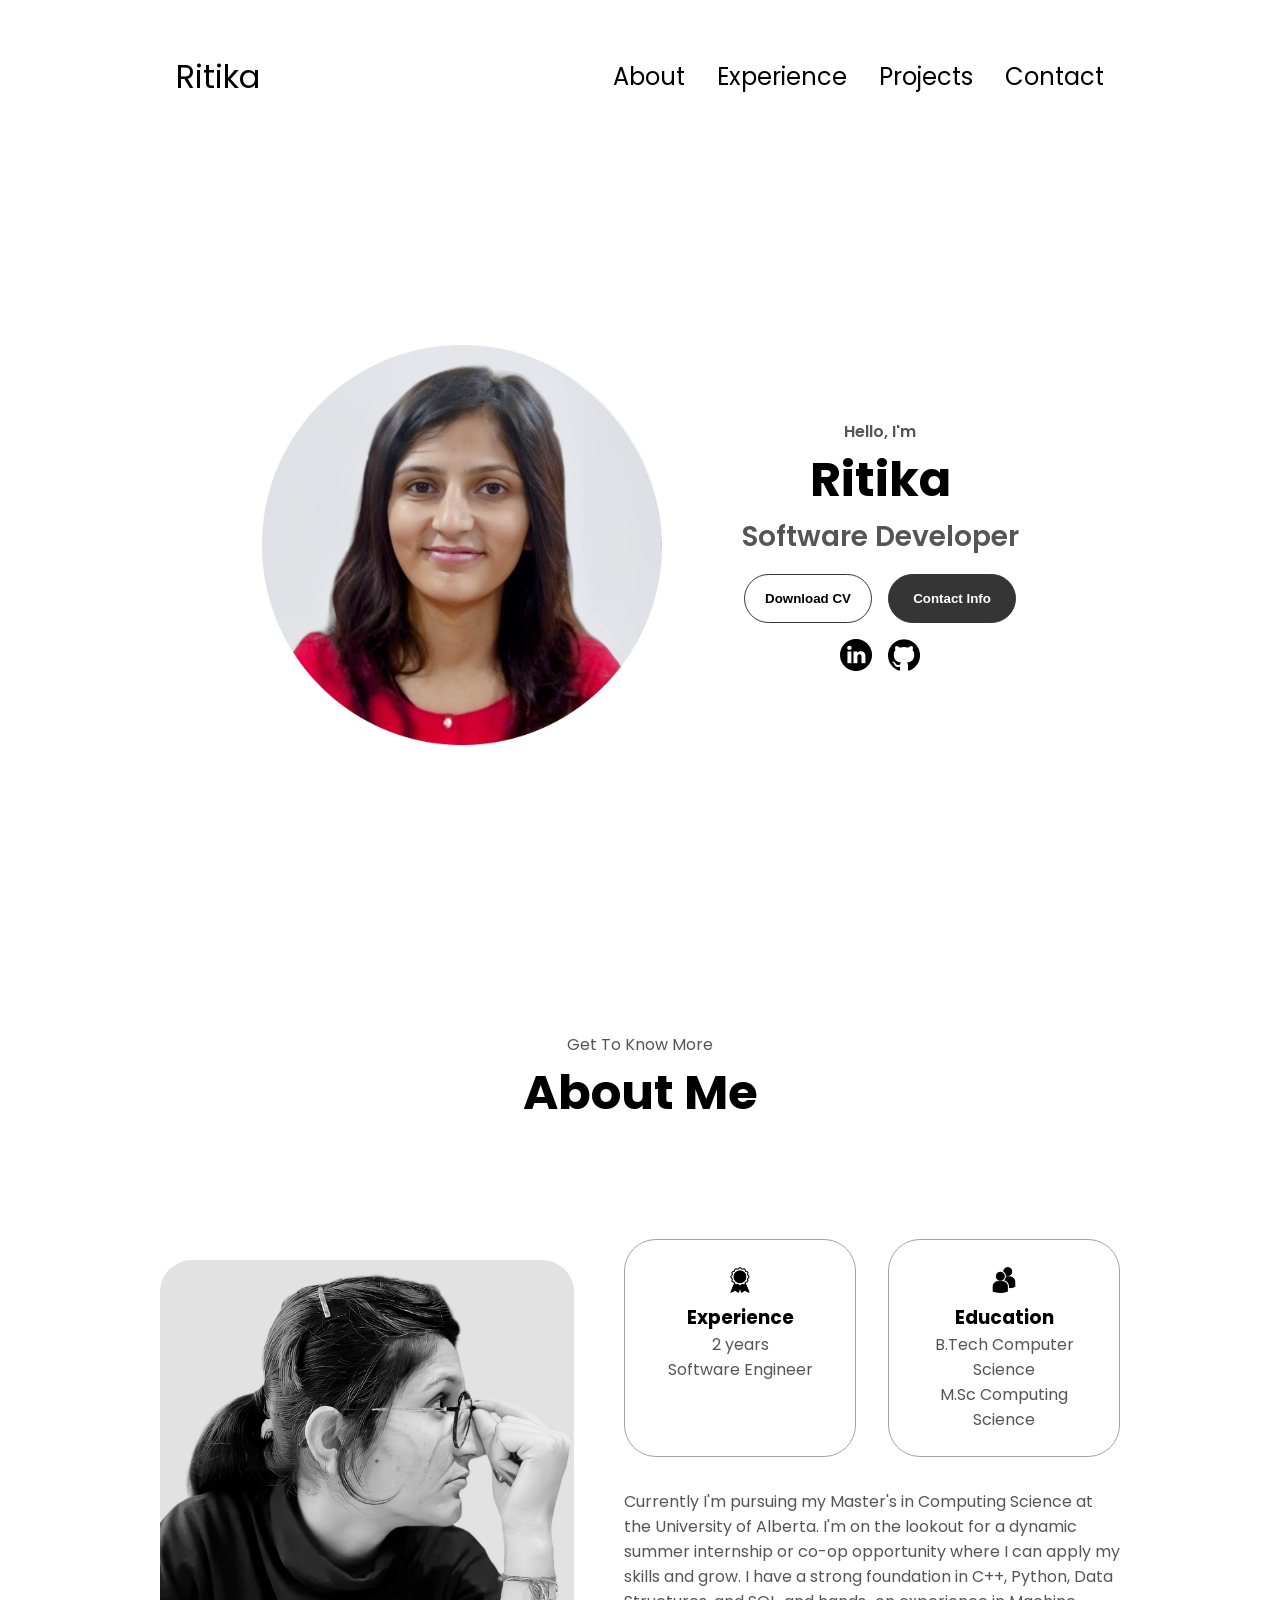
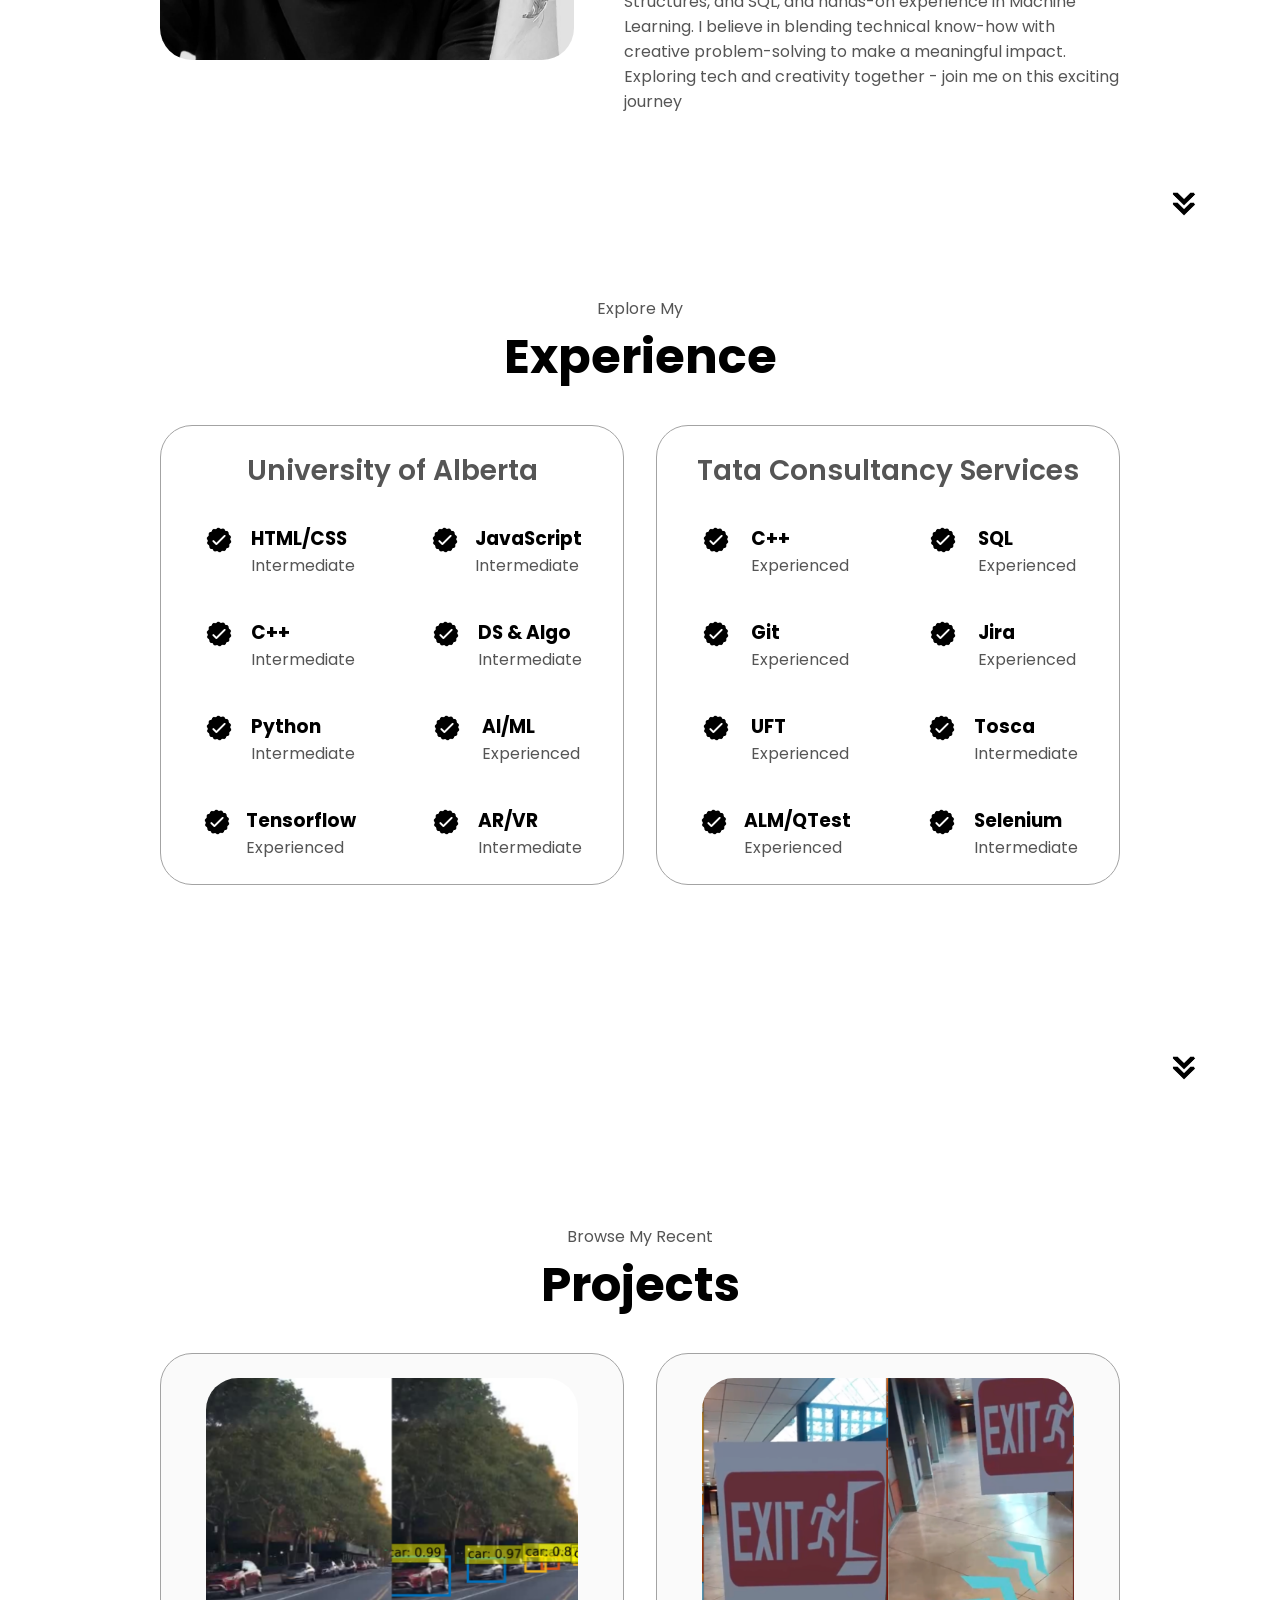
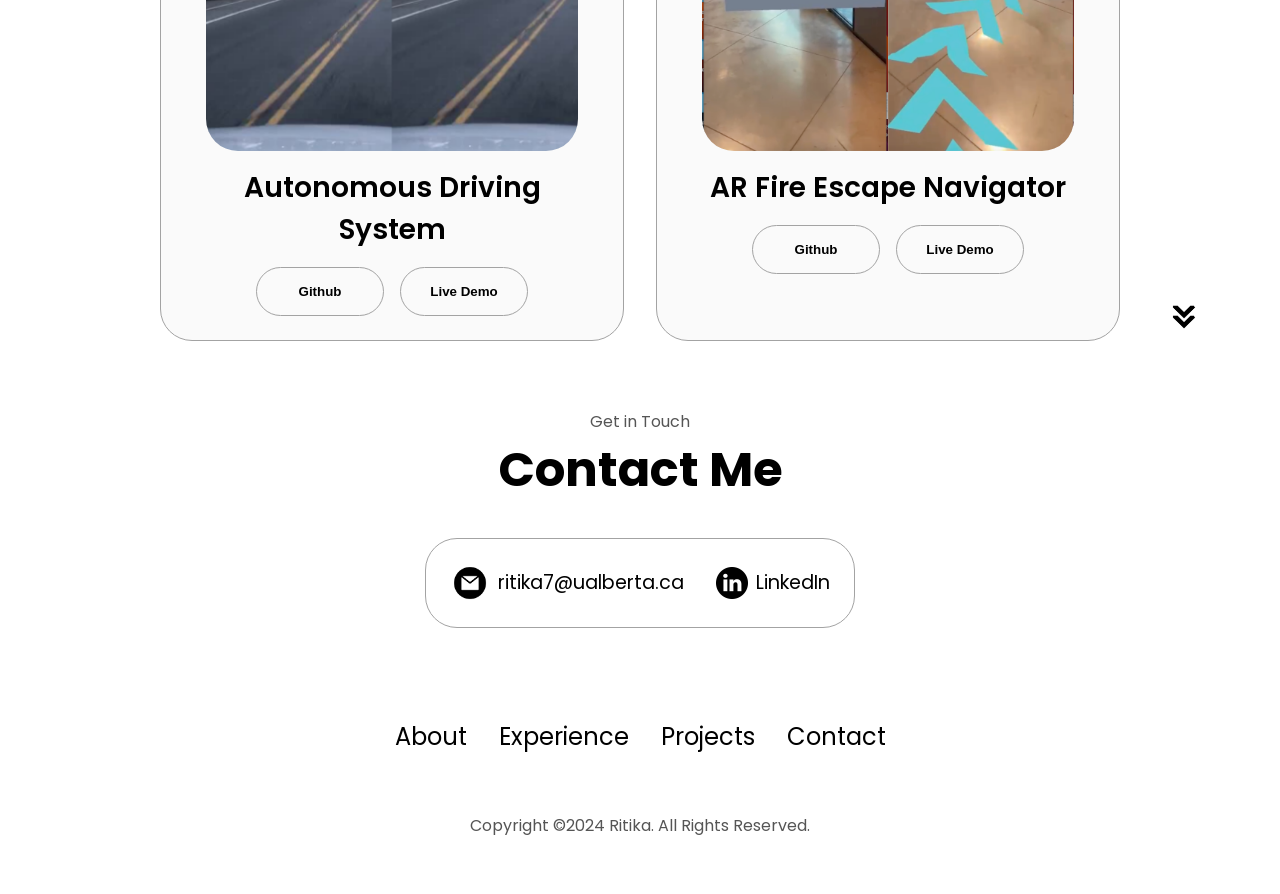
<file: index.html>
<!DOCTYPE html>
<html lang="en">
  <head>
    <meta charset="UTF-8" />
    <meta http-equiv="X-UA-Compatible" content="IE=edge" />
    <meta name="viewport" content="width=device-width, initial-scale=1.0" />
    <title>My Portfolio</title>
    <link rel="stylesheet" href="style.css" />
    <link rel="stylesheet" href="mediaqueries.css" />
  </head>
  <body>
    <nav id="desktop-nav">
      <div class="logo">Ritika</div>
      <div>
        <ul class="nav-links">
          <li><a href="#about">About</a></li>
          <li><a href="#experience">Experience</a></li>
          <li><a href="#projects">Projects</a></li>
          <li><a href="#contact">Contact</a></li>
        </ul>
      </div>
    </nav>
    <nav id="hamburger-nav">
      <div class="logo">Ritika</div>
      <div class="hamburger-menu">
        <div class="hamburger-icon" onclick="toggleMenu()">
          <span></span>
          <span></span>
          <span></span>
        </div>
        <div class="menu-links">
          <li><a href="#about" onclick="toggleMenu()">About</a></li>
          <li><a href="#experience" onclick="toggleMenu()">Experience</a></li>
          <li><a href="#projects" onclick="toggleMenu()">Projects</a></li>
          <li><a href="#contact" onclick="toggleMenu()">Contact</a></li>
        </div>
      </div>
    </nav>
    <section id="profile">
      <div class="section__pic-container">
        <img src="./assets/profile-pic.png" alt="Ritika profile picture" />
      </div>
      <div class="section__text">
        <p class="section__text__p1">Hello, I'm</p>
        <h1 class="title">Ritika</h1>
        <p class="section__text__p2">Software Developer</p>
        <div class="btn-container">
          <button
            class="btn btn-color-2"
            onclick="window.open('./assets/Ritika_Resume.pdf')"
          >
            Download CV
          </button>
          <button class="btn btn-color-1" onclick="location.href='./#contact'">
            Contact Info
          </button>
        </div>
        <div id="socials-container">
          <img
            src="./assets/linkedin.png"
            alt="My LinkedIn profile"
            class="icon"
            onclick="location.href='https://www.linkedin.com/in/-ritika'"
          />
          <img
            src="./assets/github.png"
            alt="My Github profile"
            class="icon"
            onclick="location.href='https://github.com/7ritika/'"
          />
        </div>
      </div>
    </section>
    <section id="about">
      <p class="section__text__p1">Get To Know More</p>
      <h1 class="title">About Me</h1>
      <div class="section-container">
        <div class="section__pic-container">
          <img
            src="./assets/about-pic.png"
            alt="Profile picture"
            class="about-pic"
          />
        </div>
        <div class="about-details-container">
          <div class="about-containers">
            <div class="details-container">
              <img
                src="./assets/experience.png"
                alt="Experience icon"
                class="icon"
              />
              <h3>Experience</h3>
              <p>2 years <br />Software Engineer</p>
            </div>
            <div class="details-container">
              <img
                src="./assets/education.png"
                alt="Education icon"
                class="icon"
              />
              <h3>Education</h3>
              <p>B.Tech Computer Science<br />M.Sc Computing Science</p>
            </div>
          </div>
          <div class="text-container">
            <p>
                Currently I'm pursuing my Master's in Computing Science at the University of Alberta.
                I'm on the lookout for a dynamic summer internship or co-op opportunity where I can apply my skills and grow. 
                I have a strong foundation in C++, Python, Data Structures, and SQL, and hands-on experience in Machine Learning. 
                I believe in blending technical know-how with creative problem-solving to make a meaningful impact.
                Exploring tech and creativity together - join me on this exciting journey
            </p>
          </div>
        </div>
      </div>
      <img
        src="./assets/arrow.png"
        alt="Arrow icon"
        class="icon arrow"
        onclick="location.href='./#experience'"
      />
    </section>
    <section id="experience">
      <p class="section__text__p1">Explore My</p>
      <h1 class="title">Experience</h1>
      <div class="experience-details-container">
        <div class="about-containers">
          <div class="details-container">
            <h2 class="experience-sub-title">University of Alberta</h2>
            <div class="article-container">
                <article>
                    <img src="./assets/checkmark.png" alt="Experience icon" class="icon"/>
                    <div>
                        <h3>HTML/CSS</h3>
                        <p>Intermediate</p>

                    </div>
                </article>
                <article>
                    <img src="./assets/checkmark.png" alt="Experience icon" class="icon"/>
                    <div>
                        <h3>JavaScript</h3>
                        <p>Intermediate</p>

                    </div>
                </article>
                <article>
                    <img src="./assets/checkmark.png" alt="Experience icon" class="icon"/>
                    <div>
                        <h3>C++</h3>
                        <p>Intermediate</p>

                    </div>
                </article>
                <article>
                    <img src="./assets/checkmark.png" alt="Experience icon" class="icon"/>
                    <div>
                        <h3>DS & Algo</h3>
                        <p>Intermediate</p>

                    </div>
                </article>
                <article>
                    <img src="./assets/checkmark.png" alt="Experience icon" class="icon"/>
                    <div>
                        <h3>Python</h3>
                        <p>Intermediate</p>

                    </div>
                </article>
                <article>
                    <img src="./assets/checkmark.png" alt="Experience icon" class="icon"/>
                    <div>
                        <h3>AI/ML</h3>
                        <p>Experienced</p>

                    </div>
                </article>
                <article>
                    <img src="./assets/checkmark.png" alt="Experience icon" class="icon"/>
                    <div>
                        <h3>Tensorflow</h3>
                        <p>Experienced</p>

                    </div>
                </article>
                <article>
                    <img src="./assets/checkmark.png" alt="Experience icon" class="icon"/>
                    <div>
                        <h3>AR/VR</h3>
                        <p>Intermediate</p>

                    </div>
                </article>
            </div>

        </div>
          <div class="details-container">
            <h2 class="experience-sub-title">Tata Consultancy Services</h2>
            <div class="article-container">
                <article>
                    <img src="./assets/checkmark.png" alt="Experience icon" class="icon"/>
                    <div>
                        <h3>C++</h3>
                        <p>Experienced</p>

                    </div>
                </article>
                <article>
                    <img src="./assets/checkmark.png" alt="Experience icon" class="icon"/>
                    <div>
                        <h3>SQL</h3>
                        <p>Experienced</p>

                    </div>
                </article>
                <article>
                    <img src="./assets/checkmark.png" alt="Experience icon" class="icon"/>
                    <div>
                        <h3>Git</h3>
                        <p>Experienced</p>

                    </div>
                </article>
                <article>
                    <img src="./assets/checkmark.png" alt="Experience icon" class="icon"/>
                    <div>
                        <h3>Jira</h3>
                        <p>Experienced</p>

                    </div>
                </article>
                <article>
                    <img src="./assets/checkmark.png" alt="Experience icon" class="icon"/>
                    <div>
                        <h3>UFT</h3>
                        <p>Experienced</p>

                    </div>
                </article>
                <article>
                    <img src="./assets/checkmark.png" alt="Experience icon" class="icon"/>
                    <div>
                        <h3>Tosca</h3>
                        <p>Intermediate</p>

                    </div>
                </article>
                <article>
                    <img src="./assets/checkmark.png" alt="Experience icon" class="icon"/>
                    <div>
                        <h3>ALM/QTest</h3>
                        <p>Experienced</p>

                    </div>
                </article>
                <article>
                    <img src="./assets/checkmark.png" alt="Experience icon" class="icon"/>
                    <div>
                        <h3>Selenium</h3>
                        <p>Intermediate</p>

                    </div>
                </article>
            </div>
          </div>
        </div>
      </div>
      <img
        src="./assets/arrow.png"
        alt="Arrow icon"
        class="icon arrow"
        onclick="location.href='./#projects'"
      />
    </section>
    <section id="projects">
      <p class="section__text__p1">Browse My Recent</p>
      <h1 class="title">Projects</h1>
      <div class="experience-details-container">
        <div class="about-containers">
          <div class="details-container color-container">
            <div class="article-container">
              <img
                src="./assets/project-1.jpg"
                alt="Project 1"
                class="project-img"
              />
            </div>
            <h2 class="experience-sub-title project-title">Autonomous Driving System</h2>
            <div class="btn-container">
              <button
                class="btn btn-color-2 project-btn"
                onclick="location.href='https://github.com/7Ritika/'"
              >
                Github
              </button>
              <button
                class="btn btn-color-2 project-btn"
                onclick="location.href='https://drive.google.com/file/d/1j0qA_r8sbWNmrsDBrGsjz1H4jXliiEee/view?usp=drive_link'"
              >
                Live Demo
              </button>
            </div>
          </div>
          
          <div class="details-container color-container">
            <div class="article-container">
              <img
                src="./assets/project-3.png"
                alt="Project 3"
                class="project-img"
              />
            </div>
            <h2 class="experience-sub-title project-title">AR Fire Escape Navigator</h2>
            <div class="btn-container">
              <button
                class="btn btn-color-2 project-btn"
                onclick="location.href='https://github.com/7Ritika/'"
              >
                Github
              </button>
              <button
                class="btn btn-color-2 project-btn"
                onclick="location.href='https://drive.google.com/file/d/1q0AovQX_gMXnxgwEHX9bsMf_QhNi-8uN/view?usp=drive_link'"
              >
                Live Demo
              </button>
            </div>
          </div>
        </div>
      </div>
      <img
        src="./assets/arrow.png"
        alt="Arrow icon"
        class="icon arrow"
        onclick="location.href='./#contact'"
      />
    </section>
    <section id="contact">
      <p class="section__text__p1">Get in Touch</p>
      <h1 class="title">Contact Me</h1>
      <div class="contact-info-upper-container">
        <div class="contact-info-container">
          <img
            src="./assets/email.png"
            alt="Email icon"
            class="icon contact-icon email-icon"
          />
          <p><a href="mailto:ritika7@ualberta.ca">ritika7@ualberta.ca</a></p>
        </div>
        <div class="contact-info-container">
          <img
            src="./assets/linkedin.png"
            alt="LinkedIn icon"
            class="icon contact-icon"
          />
          <p><a href="https://www.linkedin.com/in/-ritika">LinkedIn</a></p>
        </div>
      </div>
    </section>
    <footer>
      <nav>
        <div class="nav-links-container">
          <ul class="nav-links">
            <li><a href="#about">About</a></li>
            <li><a href="#experience">Experience</a></li>
            <li><a href="#projects">Projects</a></li>
            <li><a href="#contact">Contact</a></li>
          </ul>
        </div>
      </nav>
      <p>Copyright &#169;2024 Ritika. All Rights Reserved.</p>
    </footer>
    <script src="script.js"></script>
  </body>
</html>
</file>
<file: style.css>
/* GENERAL */

@import url("https://fonts.googleapis.com/css2?family=Poppins:wght@300;400;500;600&display=swap");

* {
  margin: 0;
  padding: 0;
}

body {
  font-family: "Poppins", sans-serif;
}

html {
  scroll-behavior: smooth;
}

p {
  color: rgb(85, 85, 85);
}

/* TRANSITION */

a,
.btn {
  transition: all 300ms ease;
}

/* DESKTOP NAV */

nav,
.nav-links {
  display: flex;
}

nav {
  justify-content: space-around;
  align-items: center;
  height: 17vh;
}

.nav-links {
  gap: 2rem;
  list-style: none;
  font-size: 1.5rem;
}

a {
  color: black;
  text-decoration: none;
  text-decoration-color: white;
}

a:hover {
  color: grey;
  text-decoration: underline;
  text-underline-offset: 1rem;
  text-decoration-color: rgb(181, 181, 181);
}

.logo {
  font-size: 2rem;
}

.logo:hover {
  cursor: default;
}

/* HAMBURGER MENU */

#hamburger-nav {
  display: none;
}

.hamburger-menu {
  position: relative;
  display: inline-block;
}

.hamburger-icon {
  display: flex;
  flex-direction: column;
  justify-content: space-between;
  height: 24px;
  width: 30px;
  cursor: pointer;
}

.hamburger-icon span {
  width: 100%;
  height: 2px;
  background-color: black;
  transition: all 0.3 ease-in-out;
}

.menu-links {
  position: absolute;
  top: 100%;
  right: 0;
  background-color: white;
  width: fit-content;
  max-height: 0;
  overflow: hidden;
  transition: all 0.3 ease-in-out;
}

.menu-links a {
  display: block;
  padding: 10px;
  text-align: center;
  font-size: 1.5rem;
  color: black;
  text-decoration: none;
  transition: all 0.3 ease-in-out;
}

.menu-links li {
  list-style: none;
}

.menu-links.open {
  max-height: 300px;
}

.hamburger-icon.open span:first-child {
  transform: rotate(45deg) translate(10px, 5px);
}

.hamburger-icon.open span:nth-child(2) {
  opacity: 0;
}

.hamburger-icon.open span:last-child {
  transform: rotate(-45deg) translate(10px, -5px);
}

.hamburger-icon span:first-child {
  transform: none;
}

.hamburger-icon span:first-child {
  opacity: 1;
}

.hamburger-icon span:first-child {
  transform: none;
}

/* SECTIONS */

section {
  padding-top: 4vh;
  height: 96vh;
  margin: 0 10rem;
  box-sizing: border-box;
  min-height: fit-content;
}

.section-container {
  display: flex;
}

/* PROFILE SECTION */

#profile {
  display: flex;
  justify-content: center;
  gap: 5rem;
  height: 80vh;
}

.section__pic-container {
  display: flex;
  height: 400px;
  width: 400px;
  margin: auto 0;
}

.section__text {
  align-self: center;
  text-align: center;
}

.section__text p {
  font-weight: 600;
}

.section__text__p1 {
  text-align: center;
}

.section__text__p2 {
  font-size: 1.75rem;
  margin-bottom: 1rem;
}

.title {
  font-size: 3rem;
  text-align: center;
}

#socials-container {
  display: flex;
  justify-content: center;
  margin-top: 1rem;
  gap: 1rem;
}

/* ICONS */

.icon {
  cursor: pointer;
  height: 2rem;
}

/* BUTTONS */

.btn-container {
  display: flex;
  justify-content: center;
  gap: 1rem;
}

.btn {
  font-weight: 600;
  transition: all 300ms ease;
  padding: 1rem;
  width: 8rem;
  border-radius: 2rem;
}

.btn-color-1,
.btn-color-2 {
  border: rgb(53, 53, 53) 0.1rem solid;
}

.btn-color-1:hover,
.btn-color-2:hover {
  cursor: pointer;
}

.btn-color-1,
.btn-color-2:hover {
  background: rgb(53, 53, 53);
  color: white;
}

.btn-color-1:hover {
  background: rgb(0, 0, 0);
}

.btn-color-2 {
  background: none;
}

.btn-color-2:hover {
  border: rgb(255, 255, 255) 0.1rem solid;
}

.btn-container {
  gap: 1rem;
}

/* ABOUT SECTION */

#about {
  position: relative;
}

.about-containers {
  gap: 2rem;
  margin-bottom: 2rem;
  margin-top: 2rem;
}

.about-details-container {
  justify-content: center;
  flex-direction: column;
}

.about-containers,
.about-details-container {
  display: flex;
}

.about-pic {
  border-radius: 2rem;
}

.arrow {
  position: absolute;
  right: -5rem;
  bottom: 2.5rem;
}

.details-container {
  padding: 1.5rem;
  flex: 1;
  background: white;
  border-radius: 2rem;
  border: rgb(53, 53, 53) 0.1rem solid;
  border-color: rgb(163, 163, 163);
  text-align: center;
}

.section-container {
  gap: 4rem;
  height: 80%;
}

.section__pic-container {
  height: 400px;
  width: 400px;
  margin: auto 0;
}

/* EXPERIENCE SECTION */

#experience {
  position: relative;
  margin-bottom: 4rem;
}

.experience-sub-title {
  color: rgb(85, 85, 85);
  font-weight: 600;
  font-size: 1.75rem;
  margin-bottom: 2rem;
}

.experience-details-container {
  display: flex;
  justify-content: center;
  flex-direction: column;
}

.article-container {
  display: flex;
  text-align: initial;
  flex-wrap: wrap;
  flex-direction: row;
  gap: 2.5rem;
  justify-content: space-around;
}

article {
  display: flex;
  width: 10rem;
  justify-content: space-around;
  gap: 0.5rem;
}

article .icon {
  cursor: default;
}

/* PROJECTS SECTION */

#projects {
  position: relative;
}

.color-container {
  border-color: rgb(163, 163, 163);
  background: rgb(250, 250, 250);
}

.project-img {
  border-radius: 2rem;
  width: 90%;
  height: 90%;
}

.project-title {
  margin: 1rem;
  color: black;
}

.project-btn {
  color: black;
  border-color: rgb(163, 163, 163);
}

/* CONTACT */

#contact {
  display: flex;
  justify-content: center;
  flex-direction: column;
  height: 70vh;
}

.contact-info-upper-container {
  display: flex;
  justify-content: center;
  border-radius: 2rem;
  border: rgb(53, 53, 53) 0.1rem solid;
  border-color: rgb(163, 163, 163);
  background: (250, 250, 250);
  margin: 2rem auto;
  padding: 0.5rem;
}

.contact-info-container {
  display: flex;
  align-items: center;
  justify-content: center;
  gap: 0.5rem;
  margin: 1rem;
}

.contact-info-container p {
  font-size: larger;
}

.contact-icon {
  cursor: default;
}

.email-icon {
  height: 2.5rem;
}

/* FOOTER SECTION */

footer {
  height: 26vh;
  margin: 0 1rem;
}

footer p {
  text-align: center;
}
</file>
<file: mediaqueries.css>
@media screen and (max-width: 1400px) {
    #profile {
      height: 83vh;
      margin-bottom: 6rem;
    }
    .about-containers {
      flex-wrap: wrap;
    }
    #contact,
    #projects {
      height: fit-content;
    }
  }
  
  @media screen and (max-width: 1200px) {
    #desktop-nav {
      display: none;
    }
    #hamburger-nav {
      display: flex;
    }
    #experience,
    .experience-details-container {
      margin-top: 2rem;
      
    }
    #profile,
    .section-container {
      display: block;
      
    }
    .arrow {
      display: none;
    }
    section,
    .section-container {
      height: fit-content;
    }
    section {
      margin: 0 5%;
    }
    .section__pic-container {
      width: 275px;
      height: 275px;
      margin: 0 auto 2rem;
    }
    .about-containers {
      margin-top: 0;
    }
  }
  
  @media screen and (max-width: 600px) {
    #contact,
    footer {
      height: 40vh;
    }
    #profile {
      height: 83vh;
      margin-bottom: 0;
    }
    article {
      font-size: 1rem;
    }
    footer nav {
      height: fit-content;
      margin-bottom: 2rem;
    }
    .about-containers,
    .contact-info-upper-container,
    .btn-container {
      flex-wrap: wrap;
    }
    .contact-info-container {
      margin: 0;
    }
    .contact-info-container p,
    .nav-links li a {
      font-size: 1rem;
    }
    .experience-sub-title {
      font-size: 1.25rem;
    }
    .logo {
      font-size: 1.5rem;
    }
    .nav-links {
      flex-direction: column;
      gap: 0.5rem;
      text-align: center;
    }
    .section__pic-container {
      width: auto;
      height: 46vw;
      justify-content: center;
    }
    .section__text__p2 {
      font-size: 1.25rem;
    }
    .title {
      font-size: 2rem;
    }
    .text-container {
      text-align: justify;
    }
  }
</file>
